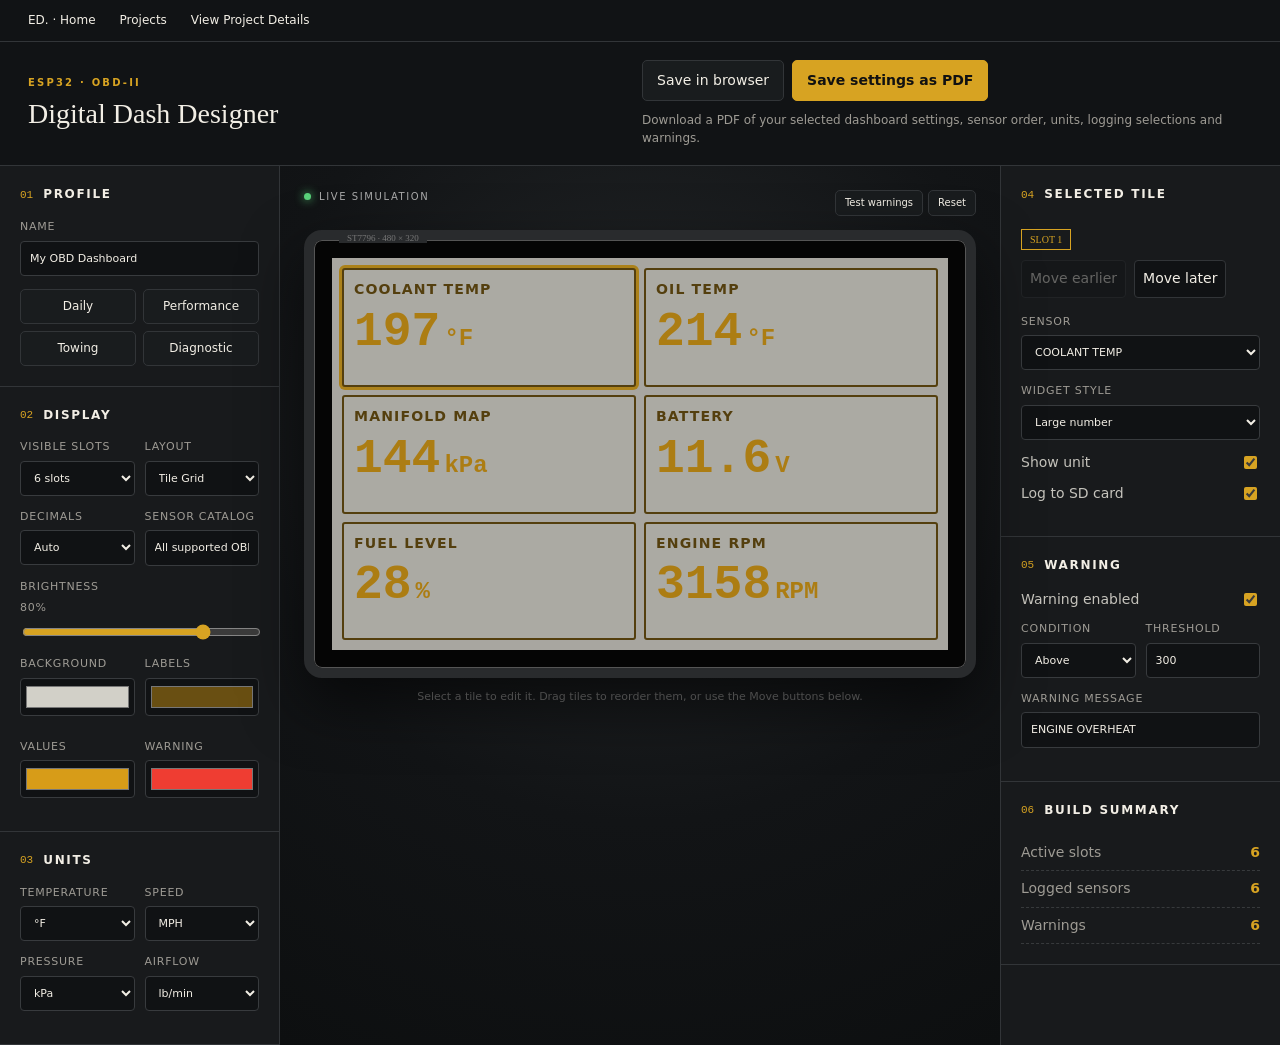
<file: tools/obd-dashboard-designer/index.html>
<!doctype html>
<html lang="en">
<head>
  <meta charset="utf-8">
  <meta name="viewport" content="width=device-width,initial-scale=1">
  <meta name="description" content="Design and export layouts for an ESP32 OBD-II digital dashboard.">
  <title>OBD Digital Dash Designer</title>
  <link rel="stylesheet" href="styles.css?v=pdf-20261110">
  <link rel="stylesheet" href="slot-layout.css">
</head>
<body>
  <nav class="site-return" aria-label="Website navigation"><a href="../../#/">ED. · Home</a><a href="../../#/projects">Projects</a><a href="../../#/projects/obd-2-port-dashboard">View Project Details</a></nav>
  <header class="topbar">
    <div>
      <span class="eyebrow">ESP32 · OBD-II</span>
      <h1>Digital Dash Designer</h1>
    </div>
    <div class="download-area"><div class="top-actions">
      <button id="saveProfile" class="ghost">Save in browser</button>
      <button id="exportPdf" class="primary">Save settings as PDF</button>
    </div><p class="export-notice">Download a PDF of your selected dashboard settings, sensor order, units, logging selections and warnings.</p></div>
  </header>

  <main class="workspace">
    <aside class="panel controls">
      <section>
        <div class="section-title"><span>01</span><h2>Profile</h2></div>
        <label>Name<input id="profileName" value="My OBD Dashboard" maxlength="40"></label>
        <div class="preset-grid">
          <button data-preset="daily">Daily</button><button data-preset="performance">Performance</button>
          <button data-preset="towing">Towing</button><button data-preset="diagnostic">Diagnostic</button>
        </div>
      </section>

      <section>
        <div class="section-title"><span>02</span><h2>Display</h2></div>
        <div class="field-row">
          <label>Visible slots<select id="slotCount"><option value="4">4 slots</option><option value="6" selected>6 slots</option><option value="8">8 slots</option></select></label>
          <label>Layout<select id="layout"><option value="grid">Tile Grid</option><option value="bars">Horizontal Bars</option><option value="hero">Hero Layout</option></select></label>
        </div>
        <div class="field-row">
          <label>Decimals<select id="decimals"><option value="auto">Auto</option><option>0</option><option>1</option><option>2</option></select></label>
          <label>Sensor catalog<input value="All supported OBD sensors" disabled></label>
        </div>
        <label>Brightness <output id="brightnessOut">80%</output><input id="brightness" type="range" min="10" max="100" value="80"></label>
        <div class="color-grid">
          <label>Background<input id="background" type="color" value="#d2d0c8"></label>
          <label>Labels<input id="textColor" type="color" value="#694f12"></label>
          <label>Values<input id="valueColor" type="color" value="#d79c18"></label>
          <label>Warning<input id="warningColor" type="color" value="#ef3d32"></label>
        </div>
      </section>

      <section>
        <div class="section-title"><span>03</span><h2>Units</h2></div>
        <div class="field-row">
          <label>Temperature<select id="tempUnit"><option value="F">°F</option><option value="C">°C</option></select></label>
          <label>Speed<select id="speedUnit"><option value="MPH">MPH</option><option value="KMH">km/h</option></select></label>
        </div>
        <div class="field-row">
          <label>Pressure<select id="pressureUnit"><option value="KPA">kPa</option><option value="PSI">PSI</option><option value="BAR">bar</option></select></label>
          <label>Airflow<select id="airflowUnit"><option value="LBMIN">lb/min</option><option value="GS">g/s</option></select></label>
        </div>
      </section>
    </aside>

    <section class="stage-wrap">
      <div class="stage-toolbar">
        <div><span class="live-dot"></span>LIVE SIMULATION</div>
        <div><button id="warningTest" class="tiny">Test warnings</button><button id="resetDesign" class="tiny">Reset</button></div>
      </div>
      <div class="device-shell">
        <div class="device-label">ST7796 · 480 × 320</div>
        <div id="dashboard" class="dashboard grid" aria-label="Dashboard preview"></div>
      </div>
      <p class="hint">Select a tile to edit it. Drag tiles to reorder them, or use the Move buttons below.</p>
    </section>

    <aside class="panel inspector">
      <section>
        <div class="section-title"><span>04</span><h2>Selected tile</h2></div>
        <p id="tileNumber" class="selection-tag">SLOT 1</p><div class="reorder-actions"><button id="moveEarlier" type="button">Move earlier</button><button id="moveLater" type="button">Move later</button></div>
        <label>Sensor<select id="sensorSelect"></select></label>
        <label>Widget style<select id="widgetStyle"><option value="number">Large number</option><option value="bar">Fill bar</option><option value="compact">Compact</option></select></label>
        <div class="toggle-line"><label for="showUnit">Show unit</label><input id="showUnit" type="checkbox" checked></div>
        <div class="toggle-line"><label for="logSensor">Log to SD card</label><input id="logSensor" type="checkbox" checked></div>
      </section>
      <section>
        <div class="section-title"><span>05</span><h2>Warning</h2></div>
        <div class="toggle-line"><label for="warningEnabled">Warning enabled</label><input id="warningEnabled" type="checkbox" checked></div>
        <div class="field-row">
          <label>Condition<select id="warningCondition"><option value="above">Above</option><option value="below">Below</option></select></label>
          <label>Threshold<input id="warningThreshold" type="number" step="0.1" value="300"></label>
        </div>
        <label>Warning message<input id="warningMessage" maxlength="26" value="ENGINE OVERHEAT"></label>
      </section>
      <section class="summary">
        <div class="section-title"><span>06</span><h2>Build summary</h2></div>
        <dl><div><dt>Active slots</dt><dd id="activeCount">6</dd></div><div><dt>Logged sensors</dt><dd id="loggedCount">6</dd></div><div><dt>Warnings</dt><dd id="warningCount">6</dd></div></dl>
      </section>
    </aside>
  </main>

  <div id="toast" role="status"></div>
  <script src="app.js?v=pdf-20261110"></script>
</body>
</html>
</file>
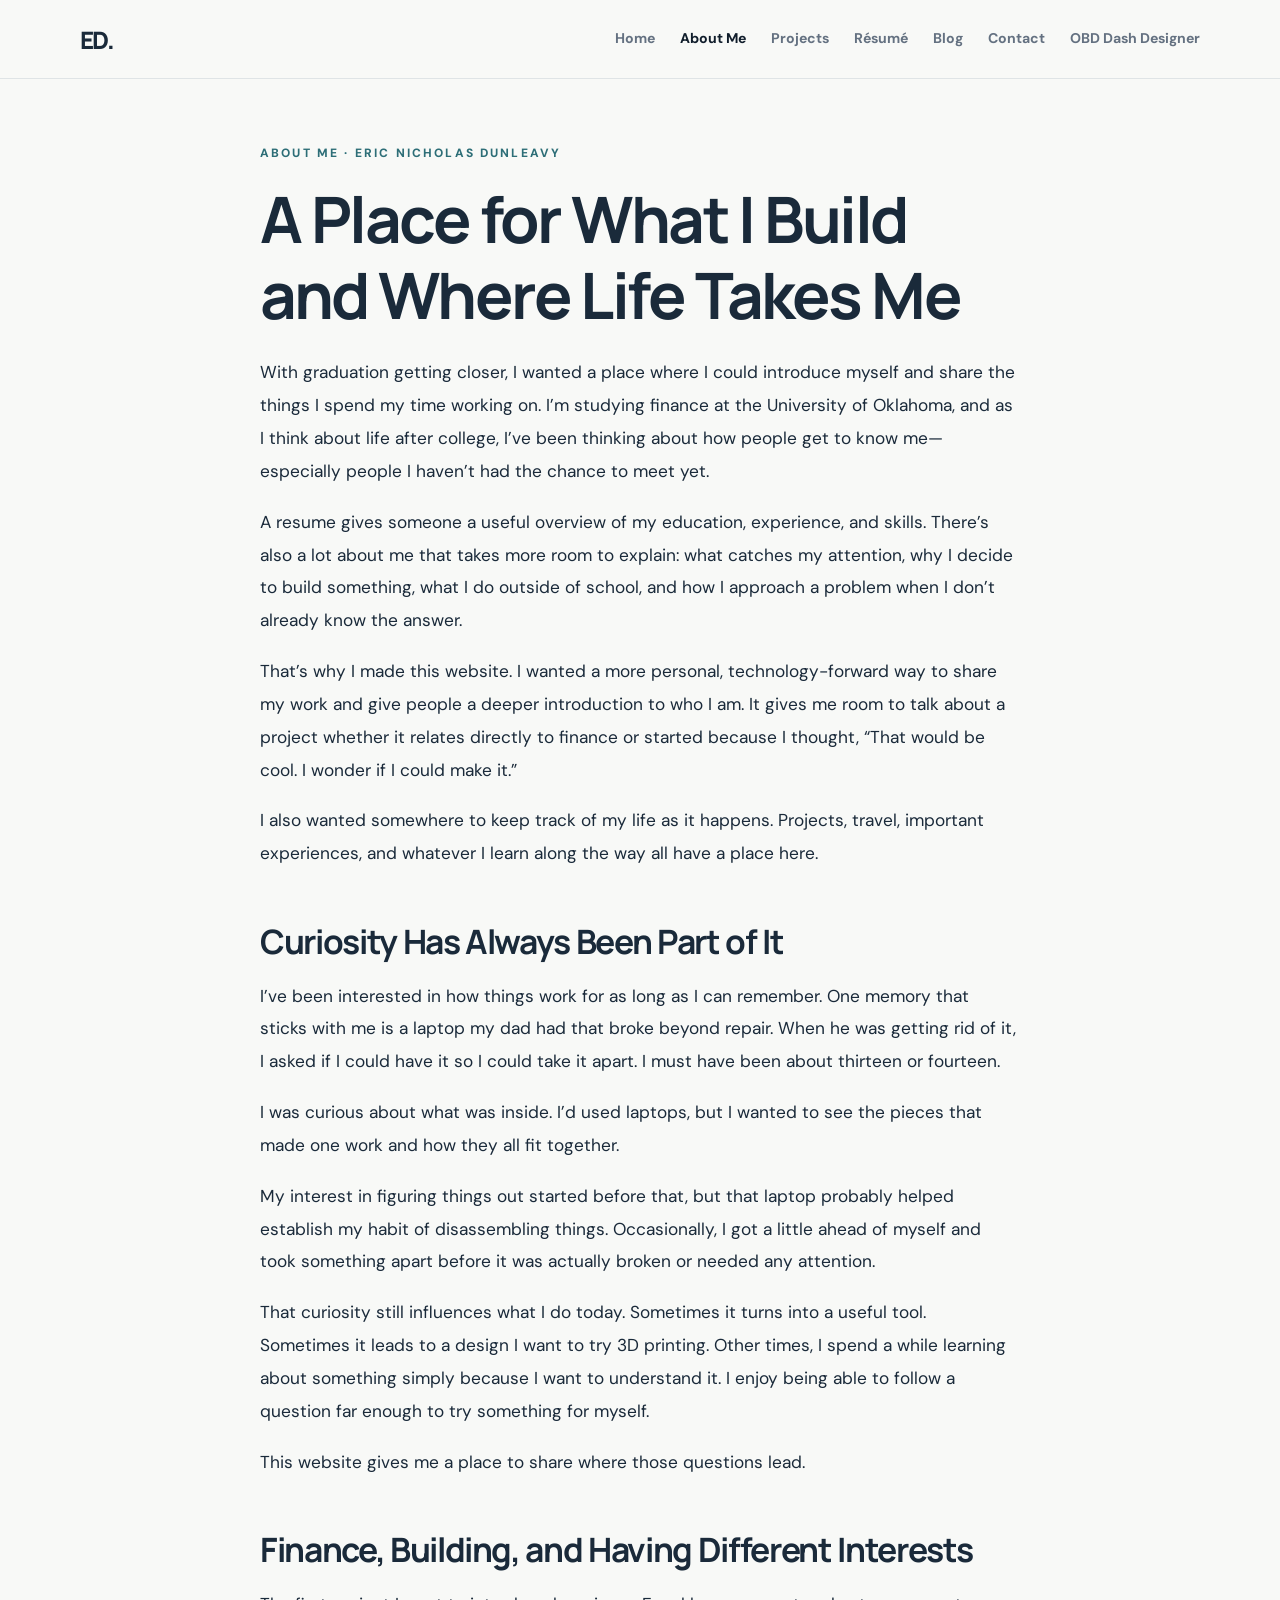
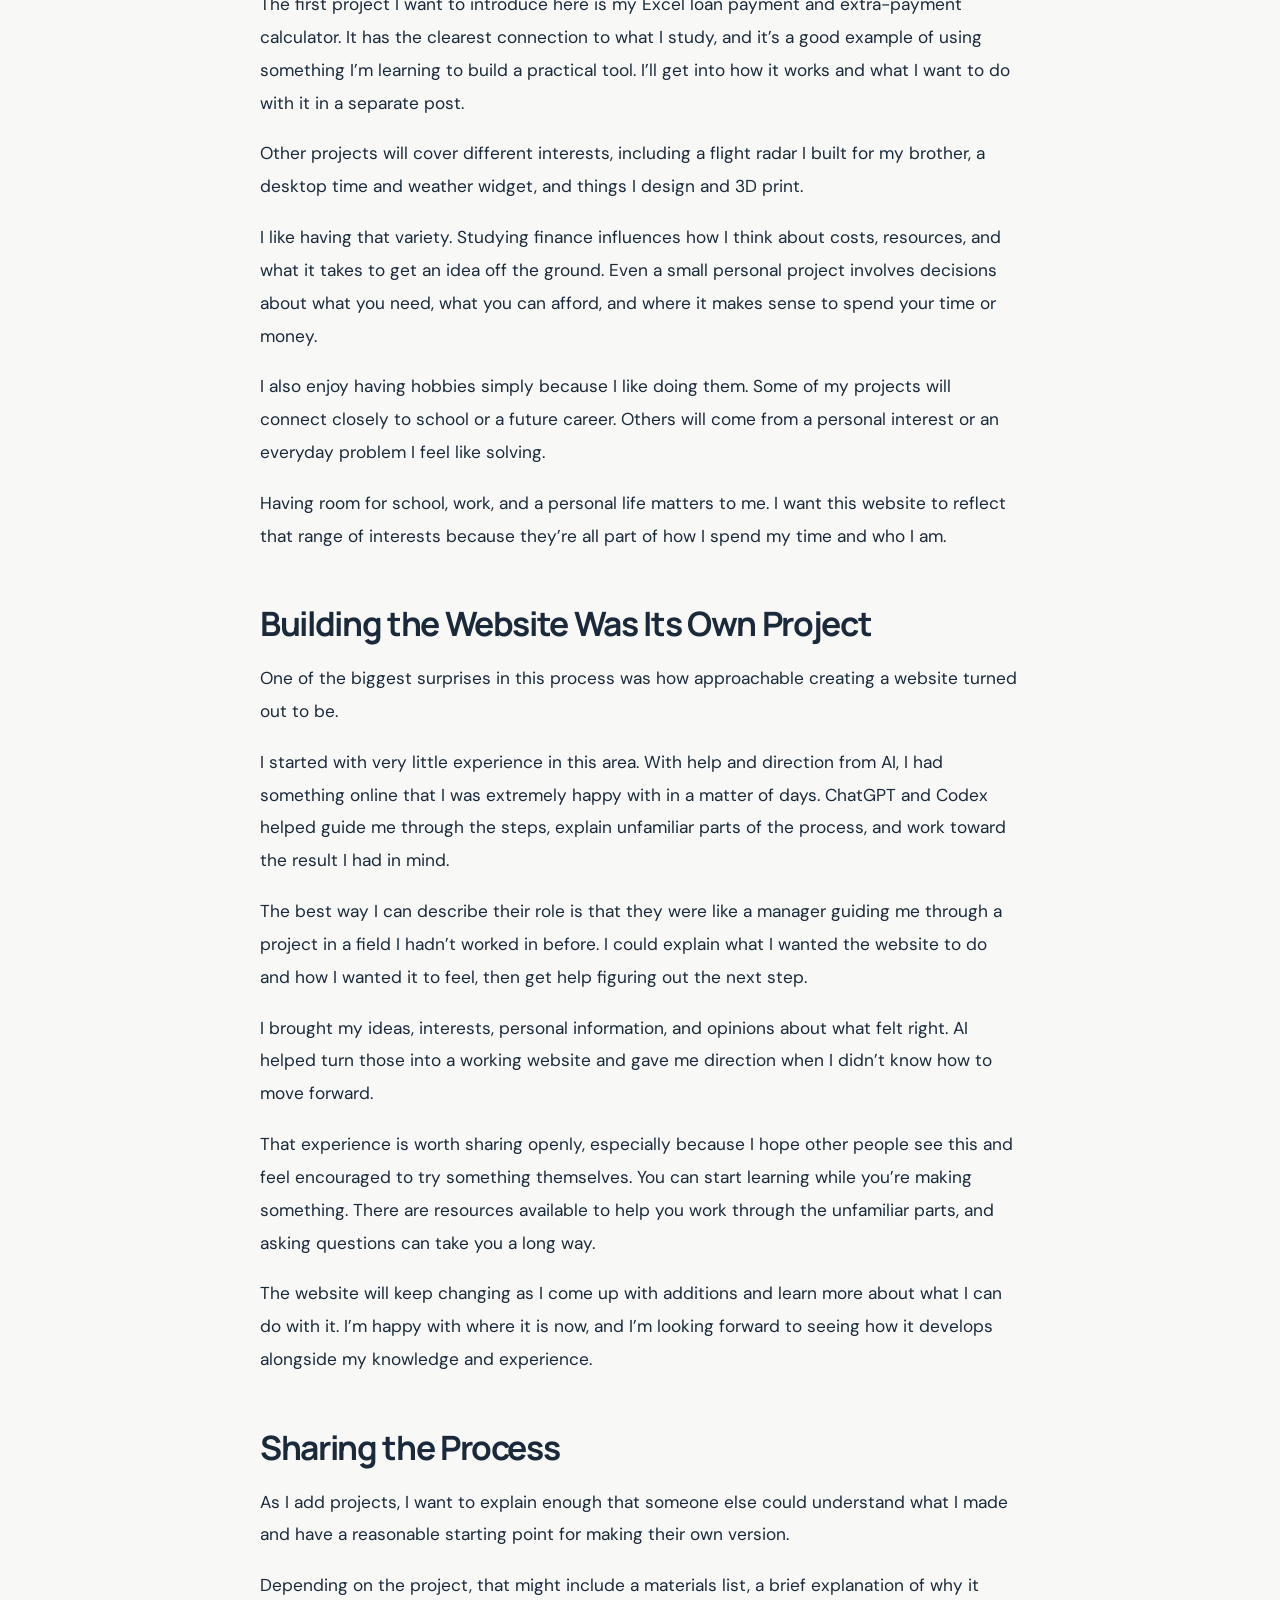
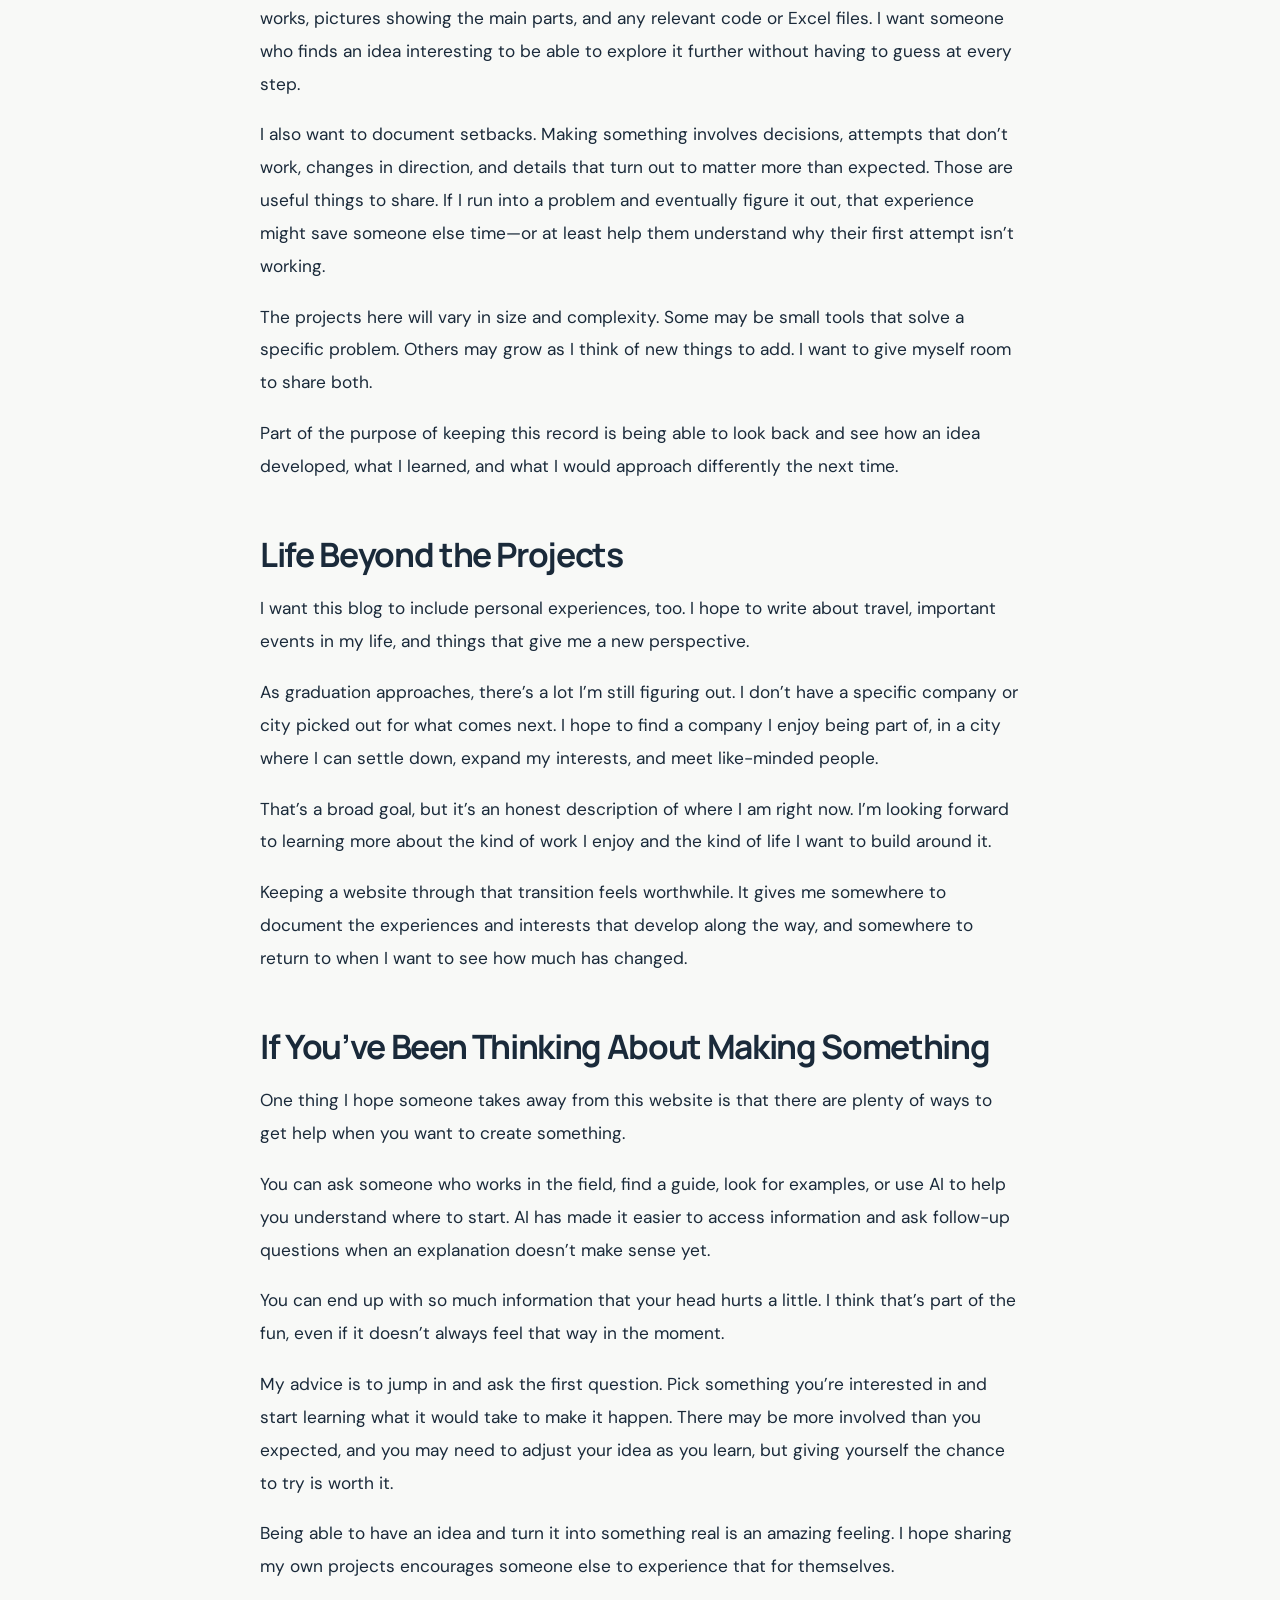
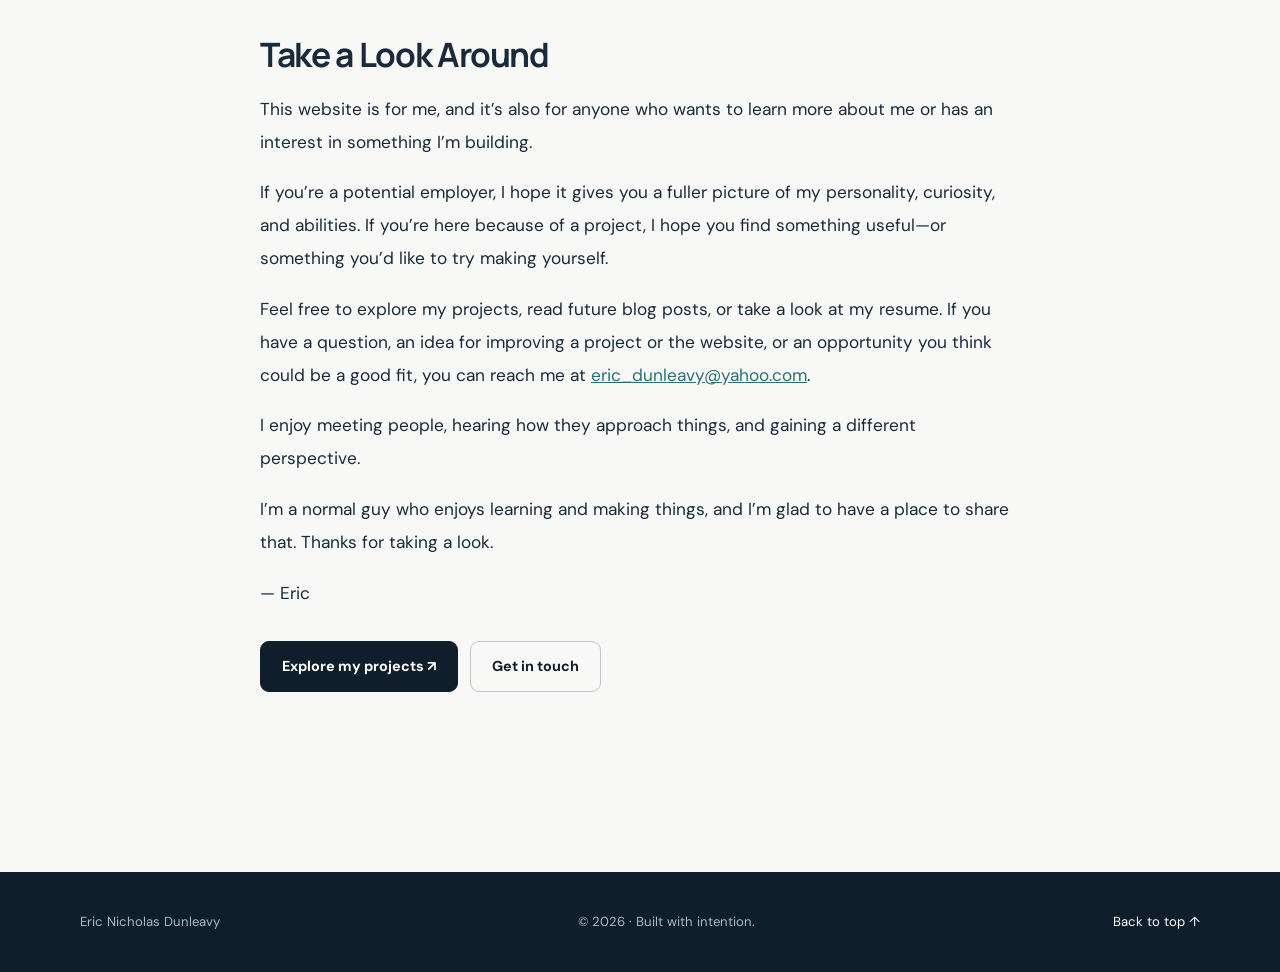
<file: about.html>
<!doctype html>
<html lang="en"><head><meta charset="utf-8"><meta name="viewport" content="width=device-width,initial-scale=1"><title>About Me | Eric Nicholas Dunleavy</title><meta name="description" content="Meet Eric Nicholas Dunleavy: finance student, curious builder, and the story behind his personal website."><meta name="theme-color" content="#101d2b"><link rel="canonical" href="https://edunleavy.github.io/about.html"><link rel="icon" type="image/svg+xml" href="assets/favicon.svg"><link rel="stylesheet" href="assets/styles.css"><style>.about-story{padding-top:64px}.about-story h1{font-size:clamp(2.4rem,5vw,4rem)}.about-story h2{font-size:clamp(1.6rem,3vw,2.1rem);margin-top:52px}.about-story p a{text-decoration:underline;color:var(--accent);overflow-wrap:anywhere}</style></head><body>
<a class="skip" href="#main">Skip to content</a><header class="header"><div class="wrap nav"><a class="brand" href="./#/">ED.</a><button id="menu-toggle" class="menu-toggle" aria-label="Toggle navigation" aria-expanded="false">Menu ☰</button><nav id="nav-links" aria-label="Main navigation"><a href="./#/">Home</a><a href="about.html" class="active" aria-current="page">About Me</a><a href="./#/projects">Projects</a><a href="./#/resume">Résumé</a><a href="./#/blog">Blog</a><a href="./#/contact">Contact</a><a href="tools/obd-dashboard-designer/">OBD Dash Designer</a></nav></div></header>
<main id="main" class="wrap" tabindex="-1"><article class="article about-story"><div class="eyebrow">About Me · Eric Nicholas Dunleavy</div><h1>A Place for What I Build and Where Life Takes Me</h1>
<p>With graduation getting closer, I wanted a place where I could introduce myself and share the things I spend my time working on. I’m studying finance at the University of Oklahoma, and as I think about life after college, I’ve been thinking about how people get to know me—especially people I haven’t had the chance to meet yet.</p>
<p>A resume gives someone a useful overview of my education, experience, and skills. There’s also a lot about me that takes more room to explain: what catches my attention, why I decide to build something, what I do outside of school, and how I approach a problem when I don’t already know the answer.</p>
<p>That’s why I made this website. I wanted a more personal, technology-forward way to share my work and give people a deeper introduction to who I am. It gives me room to talk about a project whether it relates directly to finance or started because I thought, “That would be cool. I wonder if I could make it.”</p>
<p>I also wanted somewhere to keep track of my life as it happens. Projects, travel, important experiences, and whatever I learn along the way all have a place here.</p>
<h2>Curiosity Has Always Been Part of It</h2>
<p>I’ve been interested in how things work for as long as I can remember. One memory that sticks with me is a laptop my dad had that broke beyond repair. When he was getting rid of it, I asked if I could have it so I could take it apart. I must have been about thirteen or fourteen.</p>
<p>I was curious about what was inside. I’d used laptops, but I wanted to see the pieces that made one work and how they all fit together.</p>
<p>My interest in figuring things out started before that, but that laptop probably helped establish my habit of disassembling things. Occasionally, I got a little ahead of myself and took something apart before it was actually broken or needed any attention.</p>
<p>That curiosity still influences what I do today. Sometimes it turns into a useful tool. Sometimes it leads to a design I want to try 3D printing. Other times, I spend a while learning about something simply because I want to understand it. I enjoy being able to follow a question far enough to try something for myself.</p>
<p>This website gives me a place to share where those questions lead.</p>
<h2>Finance, Building, and Having Different Interests</h2>
<p>The first project I want to introduce here is my Excel loan payment and extra-payment calculator. It has the clearest connection to what I study, and it’s a good example of using something I’m learning to build a practical tool. I’ll get into how it works and what I want to do with it in a separate post.</p>
<p>Other projects will cover different interests, including a flight radar I built for my brother, a desktop time and weather widget, and things I design and 3D print.</p>
<p>I like having that variety. Studying finance influences how I think about costs, resources, and what it takes to get an idea off the ground. Even a small personal project involves decisions about what you need, what you can afford, and where it makes sense to spend your time or money.</p>
<p>I also enjoy having hobbies simply because I like doing them. Some of my projects will connect closely to school or a future career. Others will come from a personal interest or an everyday problem I feel like solving.</p>
<p>Having room for school, work, and a personal life matters to me. I want this website to reflect that range of interests because they’re all part of how I spend my time and who I am.</p>
<h2>Building the Website Was Its Own Project</h2>
<p>One of the biggest surprises in this process was how approachable creating a website turned out to be.</p>
<p>I started with very little experience in this area. With help and direction from AI, I had something online that I was extremely happy with in a matter of days. ChatGPT and Codex helped guide me through the steps, explain unfamiliar parts of the process, and work toward the result I had in mind.</p>
<p>The best way I can describe their role is that they were like a manager guiding me through a project in a field I hadn’t worked in before. I could explain what I wanted the website to do and how I wanted it to feel, then get help figuring out the next step.</p>
<p>I brought my ideas, interests, personal information, and opinions about what felt right. AI helped turn those into a working website and gave me direction when I didn’t know how to move forward.</p>
<p>That experience is worth sharing openly, especially because I hope other people see this and feel encouraged to try something themselves. You can start learning while you’re making something. There are resources available to help you work through the unfamiliar parts, and asking questions can take you a long way.</p>
<p>The website will keep changing as I come up with additions and learn more about what I can do with it. I’m happy with where it is now, and I’m looking forward to seeing how it develops alongside my knowledge and experience.</p>
<h2>Sharing the Process</h2>
<p>As I add projects, I want to explain enough that someone else could understand what I made and have a reasonable starting point for making their own version.</p>
<p>Depending on the project, that might include a materials list, a brief explanation of why it works, pictures showing the main parts, and any relevant code or Excel files. I want someone who finds an idea interesting to be able to explore it further without having to guess at every step.</p>
<p>I also want to document setbacks. Making something involves decisions, attempts that don’t work, changes in direction, and details that turn out to matter more than expected. Those are useful things to share. If I run into a problem and eventually figure it out, that experience might save someone else time—or at least help them understand why their first attempt isn’t working.</p>
<p>The projects here will vary in size and complexity. Some may be small tools that solve a specific problem. Others may grow as I think of new things to add. I want to give myself room to share both.</p>
<p>Part of the purpose of keeping this record is being able to look back and see how an idea developed, what I learned, and what I would approach differently the next time.</p>
<h2>Life Beyond the Projects</h2>
<p>I want this blog to include personal experiences, too. I hope to write about travel, important events in my life, and things that give me a new perspective.</p>
<p>As graduation approaches, there’s a lot I’m still figuring out. I don’t have a specific company or city picked out for what comes next. I hope to find a company I enjoy being part of, in a city where I can settle down, expand my interests, and meet like-minded people.</p>
<p>That’s a broad goal, but it’s an honest description of where I am right now. I’m looking forward to learning more about the kind of work I enjoy and the kind of life I want to build around it.</p>
<p>Keeping a website through that transition feels worthwhile. It gives me somewhere to document the experiences and interests that develop along the way, and somewhere to return to when I want to see how much has changed.</p>
<h2>If You’ve Been Thinking About Making Something</h2>
<p>One thing I hope someone takes away from this website is that there are plenty of ways to get help when you want to create something.</p>
<p>You can ask someone who works in the field, find a guide, look for examples, or use AI to help you understand where to start. AI has made it easier to access information and ask follow-up questions when an explanation doesn’t make sense yet.</p>
<p>You can end up with so much information that your head hurts a little. I think that’s part of the fun, even if it doesn’t always feel that way in the moment.</p>
<p>My advice is to jump in and ask the first question. Pick something you’re interested in and start learning what it would take to make it happen. There may be more involved than you expected, and you may need to adjust your idea as you learn, but giving yourself the chance to try is worth it.</p>
<p>Being able to have an idea and turn it into something real is an amazing feeling. I hope sharing my own projects encourages someone else to experience that for themselves.</p>
<h2>Take a Look Around</h2>
<p>This website is for me, and it’s also for anyone who wants to learn more about me or has an interest in something I’m building.</p>
<p>If you’re a potential employer, I hope it gives you a fuller picture of my personality, curiosity, and abilities. If you’re here because of a project, I hope you find something useful—or something you’d like to try making yourself.</p>
<p>Feel free to explore my projects, read future blog posts, or take a look at my resume. If you have a question, an idea for improving a project or the website, or an opportunity you think could be a good fit, you can reach me at <a href="mailto:eric_dunleavy@yahoo.com">eric_dunleavy@yahoo.com</a>.</p>
<p>I enjoy meeting people, hearing how they approach things, and gaining a different perspective.</p>
<p>I’m a normal guy who enjoys learning and making things, and I’m glad to have a place to share that. Thanks for taking a look.</p>
<p>— Eric</p><div class="actions"><a class="btn" href="./#/projects">Explore my projects ↗</a><a class="btn secondary" href="./#/contact">Get in touch</a></div></article></main><footer class="footer"><div class="wrap footer-inner"><span>Eric Nicholas Dunleavy</span><span>© <span id="year"></span> · Built with intention.</span><a href="#main">Back to top ↑</a></div></footer>
<script>document.getElementById('year').textContent=new Date().getFullYear();document.getElementById('menu-toggle').addEventListener('click',()=>{const n=document.getElementById('nav-links');n.classList.toggle('open');document.getElementById('menu-toggle').setAttribute('aria-expanded',String(n.classList.contains('open')))});</script></body></html>
</file>
<file: tools/obd-dashboard-designer/styles.css>
:root{--ink:#f2eee5;--muted:#9e9b94;--panel:#181a1c;--line:#323538;--accent:#d7a322;--danger:#ef493f;--bg:#0d0f10}*{box-sizing:border-box}body{margin:0;background:var(--bg);color:var(--ink);font:14px/1.4 Inter,ui-sans-serif,system-ui,-apple-system,Segoe UI,sans-serif;min-height:100vh}.topbar{height:92px;padding:18px 28px;display:flex;align-items:center;justify-content:space-between;border-bottom:1px solid var(--line);background:#111315}.eyebrow{color:var(--accent);font-size:10px;letter-spacing:.22em;font-weight:800}.topbar h1{font-family:Georgia,serif;font-weight:500;font-size:28px;margin:2px 0}.top-actions{display:flex;gap:8px}button,input,select{font:inherit}button{cursor:pointer}.ghost,.primary,.tiny,.preset-grid button{border:1px solid var(--line);border-radius:5px;background:#191c1e;color:var(--ink);padding:10px 14px}.primary{background:var(--accent);color:#111;border-color:var(--accent);font-weight:800}.workspace{display:grid;grid-template-columns:300px minmax(500px,1fr) 300px;min-height:calc(100vh - 92px)}.panel{background:var(--panel);overflow:auto}.controls{border-right:1px solid var(--line)}.inspector{border-left:1px solid var(--line)}.panel section{padding:20px;border-bottom:1px solid var(--line)}.section-title{display:flex;align-items:center;gap:10px;margin-bottom:16px}.section-title span{font:11px ui-monospace,monospace;color:var(--accent)}.section-title h2{font-size:12px;text-transform:uppercase;letter-spacing:.14em;margin:0}label{display:flex;flex-direction:column;gap:6px;color:var(--muted);font-size:11px;text-transform:uppercase;letter-spacing:.07em;margin-bottom:13px}input,select{width:100%;background:#101214;color:var(--ink);border:1px solid #383b3e;border-radius:4px;padding:9px;text-transform:none;letter-spacing:0}input[type=color]{height:38px;padding:3px}input[type=range]{padding:0;accent-color:var(--accent)}.field-row,.color-grid{display:grid;grid-template-columns:1fr 1fr;gap:10px}.preset-grid{display:grid;grid-template-columns:1fr 1fr;gap:7px}.preset-grid button{padding:8px;font-size:12px}.stage-wrap{padding:24px;display:flex;flex-direction:column;align-items:center;background:radial-gradient(circle at 50% 30%,#25282a 0,#121416 55%,#0d0f10 100%)}.stage-toolbar{width:min(760px,100%);display:flex;justify-content:space-between;color:#aaa;font-size:10px;letter-spacing:.16em;margin-bottom:14px}.live-dot{display:inline-block;width:7px;height:7px;background:#59d27a;border-radius:50%;box-shadow:0 0 10px #59d27a;margin-right:8px}.tiny{padding:5px 9px;font-size:10px;margin-left:5px}.device-shell{width:min(760px,100%);aspect-ratio:3/2;background:#050505;border:10px solid #292b2d;border-radius:18px;padding:18px;box-shadow:0 25px 60px #0009,inset 0 0 0 1px #555;position:relative}.device-label{position:absolute;top:-7px;left:25px;background:#292b2d;color:#777;padding:0 8px;font:9px ui-monospace}.dashboard{height:100%;display:grid;gap:8px;padding:10px;background:#d2d0c8;overflow:hidden}.dashboard.grid{grid-template-columns:1fr 1fr;grid-template-rows:repeat(3,1fr)}.dashboard.bars{grid-template-columns:1fr;grid-template-rows:repeat(6,1fr);gap:5px}.dashboard.hero{grid-template-columns:1fr 1fr;grid-template-rows:1.4fr 1fr 1fr}.dashboard.hero .tile:first-child{grid-column:1/3}.tile{border:2px solid currentColor;border-radius:3px;padding:10px;position:relative;min-height:0;overflow:hidden;cursor:pointer;transition:transform .12s,box-shadow .12s;background:color-mix(in srgb,var(--dash-bg) 92%,#fff)}.tile:hover{transform:translateY(-1px)}.tile.selected{box-shadow:0 0 0 3px var(--accent)}.tile.warning{background:var(--dash-warning)!important;color:#120b08!important;animation:pulse .7s infinite alternate}.tile-label{font-size:clamp(9px,1.1vw,15px);font-weight:800;letter-spacing:.08em}.tile-value{font:700 clamp(22px,4vw,48px)/1 ui-monospace,SFMono-Regular,monospace;margin-top:8px;color:var(--dash-value)}.tile-unit{font-size:12px;margin-left:4px}.tile-bar{height:13px;border:1px solid currentColor;margin-top:8px;padding:2px}.tile-bar span{display:block;height:100%;background:var(--dash-value)}.tile-message{font-size:12px;font-weight:900;margin-top:5px}.dashboard.bars .tile{display:grid;grid-template-columns:1fr 110px;align-items:center;padding:5px 10px}.dashboard.bars .tile-value{margin:0;text-align:right;font-size:22px}.dashboard.bars .tile-bar{grid-column:1/3;width:100%;margin-top:2px;height:9px}.dashboard.bars .tile-message{display:none}.hint{color:#777;font-size:11px}.toggle-line{display:flex;align-items:center;justify-content:space-between;margin:12px 0;color:#c5c3bc}.toggle-line input{width:auto;accent-color:var(--accent)}.selection-tag{display:inline-block;border:1px solid var(--accent);color:var(--accent);padding:4px 8px;font:10px ui-monospace}.summary dl{margin:0}.summary dl div{display:flex;justify-content:space-between;border-bottom:1px dashed #373a3c;padding:8px 0}.summary dt{color:var(--muted)}.summary dd{margin:0;color:var(--accent);font-weight:800}#toast{position:fixed;bottom:20px;left:50%;transform:translate(-50%,30px);opacity:0;background:#f1ead9;color:#151515;padding:11px 18px;border-radius:5px;transition:.2s;pointer-events:none;font-weight:700}#toast.show{transform:translate(-50%,0);opacity:1}@keyframes pulse{from{filter:brightness(.85)}to{filter:brightness(1.2)}}@media(max-width:1050px){.workspace{grid-template-columns:270px 1fr}.inspector{grid-column:1/3;border-left:0;border-top:1px solid var(--line);display:grid;grid-template-columns:repeat(3,1fr)}.inspector section{border-right:1px solid var(--line)}}@media(max-width:760px){.topbar{height:auto;align-items:flex-start;gap:15px;flex-direction:column}.top-actions{flex-wrap:wrap}.workspace{display:block}.panel{border:0}.stage-wrap{padding:16px}.device-shell{border-width:6px;padding:10px}.inspector{display:block}.dashboard{gap:5px;padding:6px}.tile{padding:6px}.tile-value{font-size:20px}}

/* Integration: keep the instrument-panel theme while fitting smaller screens. */
.site-return{display:flex;flex-wrap:wrap;gap:12px 24px;padding:12px 28px;border-bottom:1px solid var(--line);background:#111315;font-size:12px}.site-return a{color:var(--ink);text-decoration:none}.site-return a:hover{color:var(--accent)}
.topbar{height:auto;min-height:92px;gap:24px}.download-area{max-width:610px}.export-notice{color:var(--muted);font-size:12px;line-height:1.5;margin:10px 0 0}.top-actions{flex-wrap:wrap}.workspace{grid-template-columns:280px minmax(0,1fr) 280px}.workspace>*{min-width:0}
.reorder-actions{display:flex;gap:8px;margin:0 0 16px}.reorder-actions button{border:1px solid var(--line);border-radius:4px;background:#101214;color:var(--ink);padding:8px}.reorder-actions button:disabled{opacity:.35;cursor:default}.toggle-line label{margin:0;color:inherit;font-size:inherit;text-transform:none;letter-spacing:0}
button:focus-visible,a:focus-visible,.tile:focus-visible{outline:3px solid var(--accent);outline-offset:3px}.tile{touch-action:manipulation}.tile-value{white-space:nowrap}.tile-unit{font-size:.5em}.tile-message{font-size:clamp(8px,1vw,12px);line-height:1.1;overflow-wrap:anywhere}.tile.compact .tile-value{font-size:clamp(16px,2.7vw,30px)}
.dashboard.hero{grid-template-rows:1.4fr repeat(var(--hero-rows,3),1fr)}.dashboard.bars .tile-value{font-size:clamp(11px,1.6vw,22px)}.dashboard.bars .tile-label{font-size:clamp(8px,.9vw,12px)}.dashboard.bars .tile{grid-template-columns:minmax(0,1fr) auto}.dashboard.bars .tile-unit{font-size:.6em}.dashboard[data-slots="8"] .tile{padding:4px}.dashboard[data-slots="8"] .tile-value{font-size:clamp(14px,2.2vw,28px);margin-top:3px}.dashboard[data-slots="8"] .tile-label{font-size:clamp(8px,.8vw,11px)}.dashboard[data-slots="8"] .tile-bar{height:7px;padding:1px;margin-top:3px}
@media(max-width:1200px){.workspace{grid-template-columns:250px minmax(0,1fr)}.inspector{grid-column:1/3;display:grid;grid-template-columns:repeat(3,minmax(0,1fr));border-left:0;border-top:1px solid var(--line)}.stage-wrap{padding:20px}.tile-value{font-size:clamp(18px,3vw,36px)}}
@media(max-width:760px){.site-return{padding:12px 18px}.topbar{padding:18px;gap:16px}.topbar h1{font-size:25px}.download-area{width:100%}.top-actions button{flex:1 1 auto}.workspace{display:flex;flex-direction:column}.stage-wrap{order:-1;padding:24px 14px}.inspector{display:block}.device-shell{border-width:6px;padding:8px}.dashboard{padding:5px;gap:4px}.tile-label{font-size:9px;letter-spacing:0}.tile-value{font-size:clamp(14px,5vw,24px);margin-top:4px}.tile{padding:5px}.tile-bar{height:7px;padding:1px;margin-top:4px}.tile-message{font-size:8px}.dashboard[data-slots="8"] .tile-value{font-size:clamp(12px,4vw,22px)}.dashboard[data-slots="8"] .tile-label{font-size:8px}.dashboard.bars{gap:2px}.dashboard.bars .tile{padding:1px 4px}.dashboard.bars .tile-value{font-size:12px}.dashboard.bars .tile-label{font-size:8px}.dashboard.bars .tile-bar{height:4px;padding:0;margin-top:1px}.stage-toolbar{letter-spacing:.05em;gap:8px}.hint{line-height:1.6;text-align:center}.panel section{padding:18px}input,select{font-size:16px}#toast{max-width:calc(100% - 24px);width:max-content;text-align:center}}
@media(prefers-reduced-motion:reduce){.tile.warning{animation:none}.tile,#toast{transition:none}}
</file>
<file: tools/obd-dashboard-designer/slot-layout.css>
.dashboard.bars {
  grid-template-rows: repeat(var(--slot-count, 6), 1fr);
}

.dashboard[data-slots="8"] .tile-value {
  font-size: clamp(18px, 3vw, 34px);
}
</file>
<file: assets/styles.css>
@import url('https://fonts.googleapis.com/css2?family=DM+Sans:wght@400;500;600;700&family=Manrope:wght@400;500;600;700;800&display=swap');
:root{--navy:#101d2b;--ink:#1a2a3a;--muted:#637183;--bg:#f8f9f7;--white:#fff;--line:#dfe4e6;--accent:#2d6e77;--pale:#e9f1f0;--radius:16px}*{box-sizing:border-box}html{scroll-behavior:smooth}body{margin:0;background:var(--bg);color:var(--ink);font:16px/1.7 'DM Sans',Arial,sans-serif}h1,h2,h3,h4{font-family:Manrope,Arial,sans-serif;letter-spacing:-.04em;line-height:1.18}h1{font-size:clamp(2.8rem,6.6vw,5.8rem);margin:18px 0 24px}h2{font-size:clamp(1.9rem,3.4vw,3rem);margin:0 0 18px}h3{font-size:1.2rem;letter-spacing:-.025em;margin:0 0 12px}p{margin:0 0 18px}a{color:inherit;text-decoration:none}a:hover{color:var(--accent)}button{font:inherit;cursor:pointer}.wrap{width:min(1120px,calc(100% - 48px));margin:auto}.header{background:rgba(248,249,247,.95);border-bottom:1px solid var(--line);position:sticky;top:0;z-index:10;backdrop-filter:blur(16px)}.nav{min-height:78px;display:flex;align-items:center;justify-content:space-between}.brand{font:800 1.5rem Manrope,sans-serif;letter-spacing:-.07em}.brand-dot{color:var(--accent)}nav{display:flex;gap:30px}nav a{font-size:.88rem;font-weight:700;color:#647181}nav a.active,nav a:hover{color:var(--navy)}.menu-toggle{display:none;background:none;border:0;font-weight:700}.skip{position:absolute;left:-9999px}.skip:focus{left:20px;top:20px;background:white;padding:12px;z-index:30}.hero{padding:116px 0 112px;display:grid;grid-template-columns:1.5fr .5fr;gap:50px;align-items:center}.eyebrow{font-size:.75rem;letter-spacing:.18em;text-transform:uppercase;font-weight:800;color:var(--accent)}.lead{font-size:clamp(1.1rem,2vw,1.35rem);color:var(--muted);max-width:670px}.hero-aside{width:210px;height:210px;border-radius:50%;display:grid;place-items:center;background:linear-gradient(135deg,#142e40,#397b7c);color:white;font:800 5rem Manrope,sans-serif;letter-spacing:-.08em;box-shadow:24px 24px 0 #e8efed}.actions{display:flex;flex-wrap:wrap;gap:12px;margin-top:32px}.btn{display:inline-flex;align-items:center;justify-content:center;gap:8px;padding:12px 21px;border-radius:9px;background:var(--navy);color:white;font-size:.9rem;font-weight:700;border:1px solid var(--navy)}.btn:hover{background:var(--accent);border-color:var(--accent);color:white}.btn.secondary{background:transparent;color:var(--navy);border-color:#bdc9cc}.btn.secondary:hover{background:var(--pale)}.section{padding:72px 0;border-top:1px solid var(--line)}.section-heading{display:flex;justify-content:space-between;align-items:end;gap:18px;margin-bottom:28px}.section-heading p{max-width:620px;color:var(--muted);margin:0}.text-link{color:var(--accent);font-weight:800;font-size:.9rem}.grid{display:grid;grid-template-columns:repeat(2,minmax(0,1fr));gap:22px}.card{background:var(--white);border:1px solid var(--line);border-radius:var(--radius);padding:30px;box-shadow:0 10px 35px rgba(16,29,43,.025);transition:transform .2s,border-color .2s}.card:hover{transform:translateY(-3px);border-color:#b7c9ca}.card p{color:var(--muted)}.meta{font-size:.75rem;letter-spacing:.07em;text-transform:uppercase;color:var(--accent);font-weight:800;margin-bottom:15px}.card-footer{display:flex;align-items:center;justify-content:space-between;gap:10px;margin-top:24px}.pill{font-size:.75rem;font-weight:700;border-radius:99px;background:var(--pale);padding:5px 11px;color:#31636b}.progress{height:7px;background:#e8edec;border-radius:10px;overflow:hidden;margin-top:18px}.progress span{display:block;background:var(--accent);height:100%;border-radius:10px}.page-head{padding:84px 0 52px}.page-head h1{font-size:clamp(2.6rem,5vw,4.2rem)}.page-head p{color:var(--muted);max-width:680px;font-size:1.12rem}.article{max-width:760px;margin:0 auto;padding:40px 0 100px}.article p{font-size:1.08rem;line-height:1.9}.back{display:inline-block;color:var(--accent);font-weight:800;margin-bottom:28px}.timeline{border-left:2px solid var(--line);margin:28px 0 0 8px;padding-left:26px}.timeline-entry{position:relative;margin-bottom:30px}.timeline-entry:before{content:'';position:absolute;left:-34px;top:8px;width:12px;height:12px;background:var(--accent);border:4px solid var(--bg);border-radius:50%}.resume{background:white;border:1px solid var(--line);border-radius:16px;padding:clamp(24px,5vw,64px);margin:20px 0 80px}.resume h2{font-size:1.35rem;border-bottom:1px solid var(--line);padding-bottom:12px;margin:36px 0 22px}.resume h3{font-size:1rem;margin-bottom:4px}.resume small{color:var(--muted)}.resume ul{padding-left:22px}.resume-entry{margin-bottom:22px}.resume-actions{display:flex;gap:12px;flex-wrap:wrap;margin-bottom:24px}.empty{color:var(--muted);font-style:italic}.contact-panel{max-width:740px;background:var(--navy);color:white;border-radius:20px;padding:clamp(28px,6vw,64px);margin:20px 0 100px}.contact-panel p{color:#c2d0d7}.contact-panel a{color:#a6e0dd;overflow-wrap:anywhere}.footer{background:var(--navy);color:#a9b8c2;margin-top:80px}.footer-inner{min-height:100px;display:flex;align-items:center;justify-content:space-between;gap:18px;font-size:.82rem}.footer a{color:white}.notfound{padding:120px 0}@media(max-width:720px){.wrap{width:min(100% - 36px,1120px)}.nav{min-height:68px}.menu-toggle{display:block}nav{display:none;position:absolute;top:68px;left:0;right:0;background:var(--bg);padding:20px 24px;border-bottom:1px solid var(--line);flex-direction:column;gap:16px}nav.open{display:flex}.hero{grid-template-columns:1fr;padding:76px 0}.hero-aside{grid-row:1;width:105px;height:105px;font-size:2.6rem;box-shadow:12px 12px 0 #e8efed}.grid{grid-template-columns:1fr}.section{padding:55px 0}.section-heading{align-items:start;flex-direction:column}.footer-inner{padding:30px 0;flex-direction:column;align-items:start;min-height:0}.page-head{padding:60px 0 28px}}@media print{body{background:#fff;color:#000;font-size:11pt}.header,.footer,.resume-actions,.page-head,.back{display:none!important}.wrap{width:100%}.resume{border:0;margin:0;padding:0}.resume h2{margin:20px 0 10px}main{margin:0!important}@page{margin:.65in}}

/* Version 4: professional résumé, quick facts, accessible project states */
.highlights{display:grid;grid-template-columns:repeat(3,1fr);gap:16px;padding:25px 0 44px;border-top:1px solid var(--line)}
.highlights span{display:flex;flex-direction:column;border-left:3px solid var(--accent);padding:1px 0 1px 16px;gap:1px}
.highlights strong{font:750 .9rem Manrope,Arial,sans-serif;letter-spacing:-.02em}
.highlights small{color:var(--muted);font-size:.78rem}
.resume-name{font-size:2.25rem!important;border:0!important;margin:8px 0!important;padding:0!important}
.resume-contact{color:var(--muted);font-size:.92rem}.resume-contact a{color:var(--accent)}
.resume-top{display:flex;justify-content:space-between;gap:16px;align-items:baseline}
.resume-entry ul{margin:9px 0 18px;line-height:1.7}.resume-entry li{margin-bottom:6px}
.skill-tags{display:flex;gap:9px;flex-wrap:wrap}.skill-tags span{border:1px solid #d7e3e3;background:#f5faf9;border-radius:6px;padding:5px 10px;font-size:.85rem}
@media(max-width:720px){.highlights{grid-template-columns:1fr}.resume-top{flex-direction:column;align-items:flex-start;gap:0}}
@media print{.highlights{display:none}.resume{padding:0!important}.resume-name{font-size:18pt!important}.resume-entry{break-inside:avoid}.skill-tags span{border:0;padding:0 8px 0 0;background:transparent}}
@media(prefers-reduced-motion:reduce){html{scroll-behavior:auto}.card{transition:none}}
.hero-aside .profile-photo{display:block;width:100%;height:100%;object-fit:cover;object-position:50% 20%;border-radius:50%}

.hero-aside{position:relative}.hero-aside .profile-photo{position:absolute;inset:0}
.project-banner{padding:9px 14px;border-radius:8px;font-size:.8rem;font-weight:800;line-height:1.4;margin-bottom:20px;letter-spacing:.02em}.project-banner-completed{background:#d7f3e0;color:#155b30;border-left:4px solid #238348}.project-banner-progress{background:#ffdfb5;color:#7c3900;border-left:4px solid #d96b08}.project-banner-neutral{background:var(--pale);color:#31636b;border-left:4px solid var(--accent)}
.project-detail-compact h1{font-size:clamp(2rem,4.5vw,3rem);margin:12px 0 16px}.project-detail-compact .lead{font-size:1rem;line-height:1.65;margin-bottom:22px}.project-detail-compact .project-story h2{font-size:1.35rem;letter-spacing:-.025em;margin-bottom:12px}.project-detail-compact p{font-size:1rem;line-height:1.75}.project-block{border-top:1px solid var(--line);padding-top:28px;margin-top:28px}.project-block h2{font-size:1.6rem}.project-pending{color:var(--muted);margin:0}.project-downloads{display:grid;grid-template-columns:repeat(2,minmax(0,1fr));gap:16px}.download-card{padding:20px;border:1px solid var(--line);border-radius:12px;background:var(--white)}.download-card h3{font-size:1rem}.project-features summary{cursor:pointer;font-weight:800;font-size:1.1rem}.project-features[open] summary{margin-bottom:18px}.project-gallery{display:grid;grid-template-columns:repeat(2,minmax(0,1fr));gap:16px}.project-gallery figure{margin:0}.project-gallery img{display:block;width:100%;height:auto;border-radius:12px}.project-gallery figcaption{font-size:.85rem;color:var(--muted);margin-top:8px}@media(max-width:600px){.project-downloads,.project-gallery{grid-template-columns:1fr}}

.wiring-figure{margin:0 0 28px}.wiring-image{display:block;position:relative;aspect-ratio:4/3;overflow:hidden;border:1px solid var(--line);border-radius:12px;background:var(--pale)}.wiring-image img{position:absolute;width:75%;height:133.333%;left:12.5%;top:-16.667%;transform:rotate(-90deg);object-fit:contain}.wiring-figure figcaption{font-size:.85rem;line-height:1.6;color:var(--muted);margin-top:10px}.build-photos-heading{margin-top:24px}.download-note{margin-top:20px;color:var(--muted)}

.project-tool-action{margin:0 0 28px}.project-card .actions{gap:10px}.project-card .actions .btn{font-size:.82rem}.project-card .actions a:focus-visible,nav a:focus-visible{outline:3px solid var(--accent);outline-offset:4px}
@media(min-width:721px){.nav{gap:24px}nav{gap:clamp(12px,2vw,25px);flex-wrap:wrap;justify-content:flex-end;padding:16px 0}}
</file>
